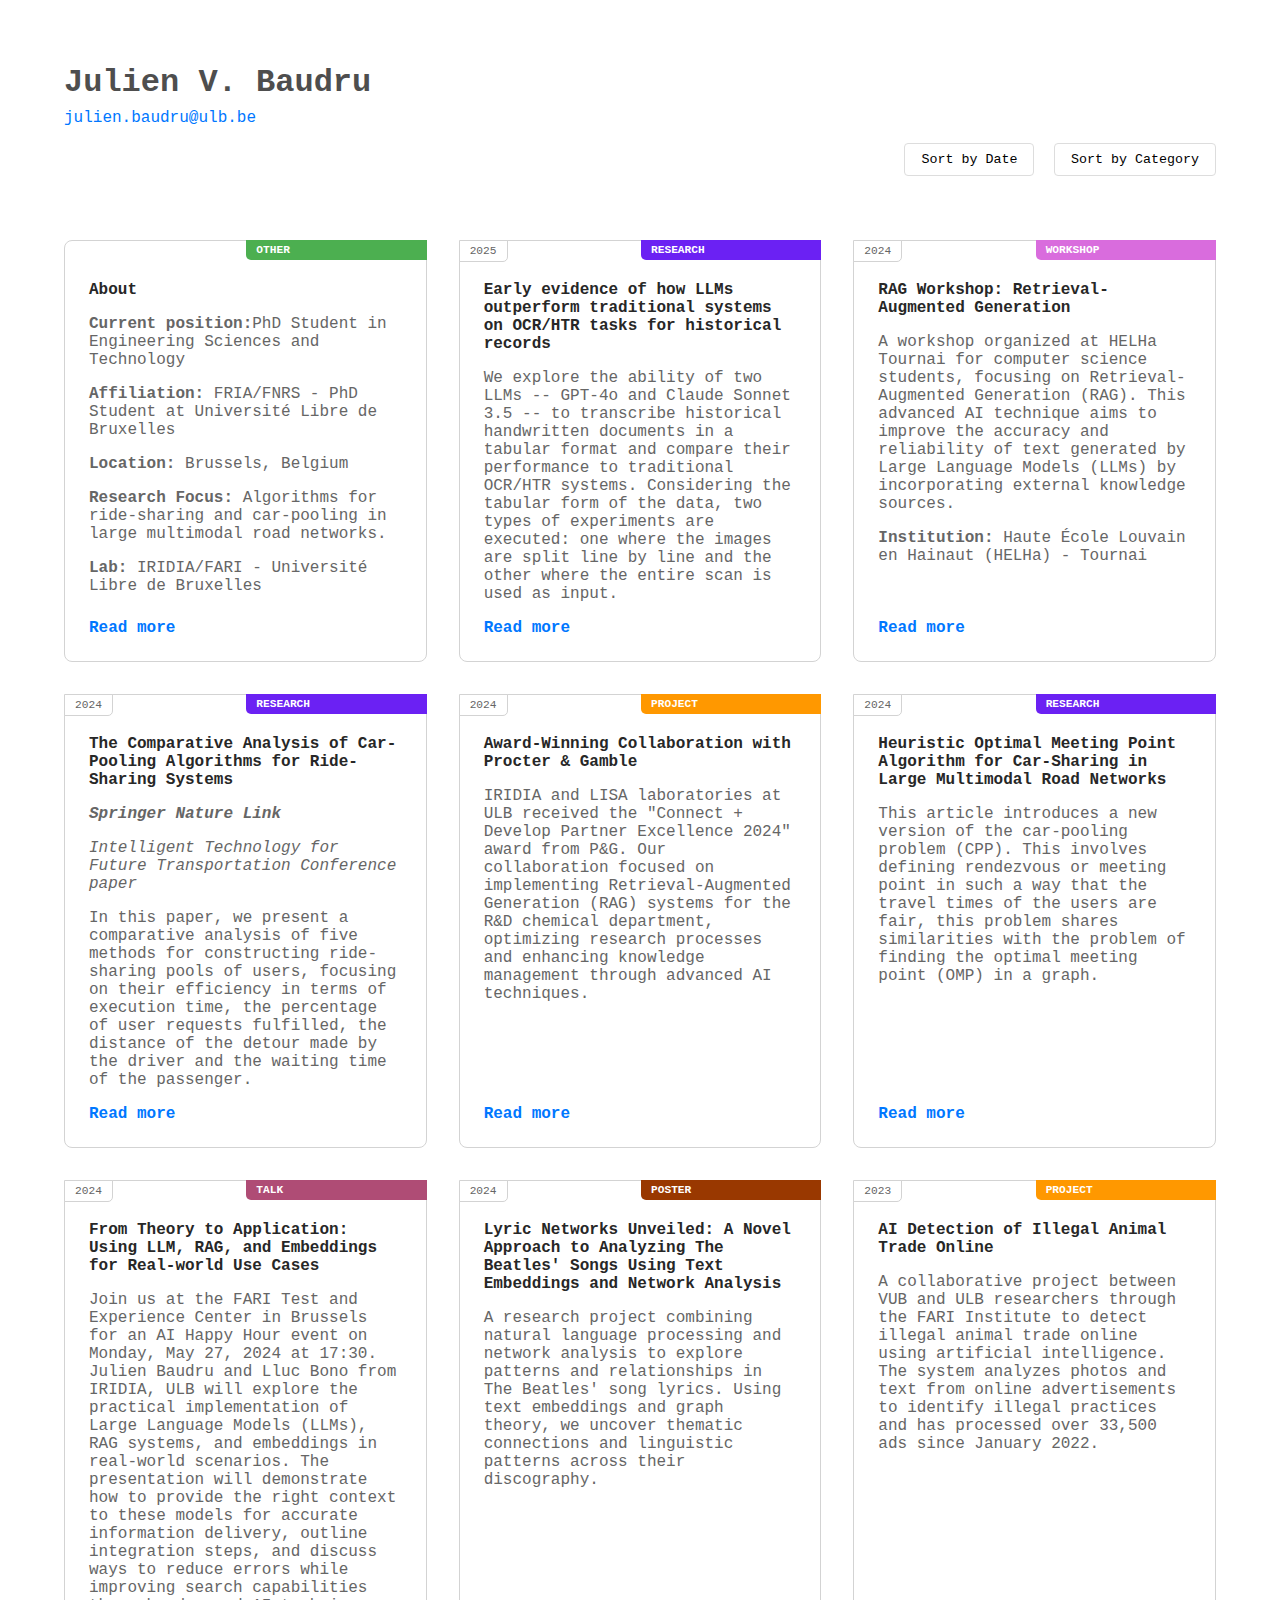
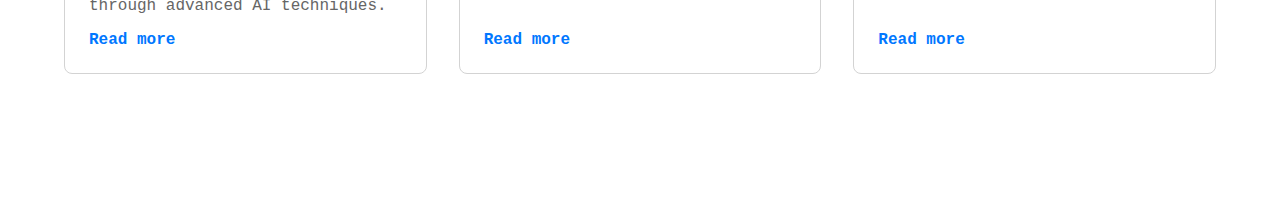
<file: index.html>
<!DOCTYPE html>
<html lang="en">

<head>
    <meta charset="UTF-8">
    <meta name="viewport" content="width=device-width, initial-scale=1.0">
    <title>Julien V. Baudru</title>
    <link rel="stylesheet" href="styles.css">
    <link rel="icon" href="data:image/svg+xml,<svg xmlns=%22http://www.w3.org/2000/svg%22 viewBox=%220 0 100 100%22><text y=%22.9em%22 font-size=%2290%22>🖥️</text></svg>">
    
</head>

<script>
    document.addEventListener('DOMContentLoaded', function() {
        const email = String.fromCharCode(106,117,108,105,101,110,46,98,97,117,100,114,117,64,117,108,98,46,98,101);
        document.querySelector('.protected-email').textContent = email;
    });
    document.addEventListener('contextmenu', event => event.preventDefault());
</script>


<script>
    function sortArticles(criterion) {
        const container = document.querySelector('.grid-container');
        const articles = Array.from(container.getElementsByClassName('blog-tile'));
        
        articles.sort((a, b) => {
            if (criterion === 'date') {
                const dateA = a.querySelector('.date')?.textContent || '0000';
                const dateB = b.querySelector('.date')?.textContent || '0000';
                return dateB.localeCompare(dateA);
            } else {
                const categoryA = a.querySelector('.category')?.textContent || '';
                const categoryB = b.querySelector('.category')?.textContent || '';
                return categoryA.localeCompare(categoryB);
            }
        });
        
        articles.forEach(article => container.appendChild(article));
    }
</script>

<script>
    function handleArticleClick(event) {
        // Ignore if clicking on a link or selecting text
        if (event.target.tagName === 'A' || window.getSelection().toString()) {
            return;
        }
        
        const article = event.currentTarget;
        const link = article.querySelector('a').href;
        window.open(link, '_blank');
    }
</script>

<body>
    <header>
        <h1>Julien V. Baudru</h1>
        <a href="#" class="protected-email" onmousedown="return false"></a>
    </header>
    <main>

        <div class="sort-controls">
            <button onclick="sortArticles('date')" class="sort-btn">Sort by Date</button>
            <button onclick="sortArticles('category')" class="sort-btn">Sort by Category</button>
        </div>
        <div class="grid-container">

            <article class="blog-tile"  onclick="handleArticleClick(event)">
                <span class="category about">OTHER</span>
                <h2>About</h2>
                <p><strong>Current position:</strong>PhD Student in Engineering Sciences and Technology</p>
                <p><strong>Affiliation:</strong> FRIA/FNRS - PhD Student at Université Libre de Bruxelles</p>
                <p><strong>Location:</strong> Brussels, Belgium</p>
                <p><strong>Research Focus:</strong> Algorithms for ride-sharing and car-pooling in large multimodal road networks.</p>
                <p><strong>Lab:</strong> IRIDIA/FARI - Université Libre de Bruxelles</p>
            
                <a href="https://www.linkedin.com/in/julien-baudru/" target="_blank" rel="noopener noreferrer">Read more</a>
            </article>

            <article class="blog-tile"  onclick="handleArticleClick(event)">
                <span class="date">2025</span>
                <span class="category research">Research</span>
                <h2>Early evidence of how LLMs outperform traditional systems on OCR/HTR tasks for historical records</h2>
                <p>We explore the ability of two LLMs -- GPT-4o and Claude Sonnet 3.5 -- to transcribe historical handwritten documents in a tabular format and compare their performance to traditional OCR/HTR systems. Considering the tabular form of the data, two types of experiments are executed: one where the images are split line by line and the other where the entire scan is used as input.</p>
                <a href="https://www.researchgate.net/publication/388232516_Early_evidence_of_how_LLMs_outperform_traditional_systems_on_OCRHTR_tasks_for_historical_records" target="_blank" rel="noopener noreferrer">Read more</a>
            </article>

            <article class="blog-tile"  onclick="handleArticleClick(event)">
                <span class="date">2024</span>
                <span class="category teaching">Workshop</span>
                <h2>RAG Workshop: Retrieval-Augmented Generation</h2>
                <p>A workshop organized at HELHa Tournai for computer science students, focusing on Retrieval-Augmented Generation (RAG). This advanced AI technique aims to improve the accuracy and reliability of text generated by Large Language Models (LLMs) by incorporating external knowledge sources.</p>
                <p><strong>Institution:</strong> Haute École Louvain en Hainaut (HELHa) - Tournai</p>
                <a href="https://github.com/jbaudru/HELHA-RAG-Workshop" target="_blank" rel="noopener noreferrer">Read more</a>
            </article>

            <article class="blog-tile"  onclick="handleArticleClick(event)">
                <span class="date">2024</span>
                <span class="category research">Research</span>
                <h2>The Comparative Analysis of Car-Pooling Algorithms for Ride-Sharing Systems</h2>
                <i><p><b>Springer Nature Link</b></p></i> 
                <i><p>Intelligent Technology for Future Transportation  Conference paper</p></i>
                <p>In this paper, we present a comparative analysis of five methods for constructing ride-sharing pools of users, focusing on their efficiency in terms of execution time, the percentage of user requests fulfilled, the distance of the detour made by the driver and the waiting time of the passenger.</p>
                <a href="https://link.springer.com/chapter/10.1007/978-3-031-84148-4_1" target="_blank" rel="noopener noreferrer">Read more</a>
            </article>


            <article class="blog-tile"  onclick="handleArticleClick(event)">
                <span class="date">2024</span>
                <span class="category projects">Project</span>
                <h2>Award-Winning Collaboration with Procter & Gamble</h2>
                <p>IRIDIA and LISA laboratories at ULB received the "Connect + Develop Partner Excellence 2024" award from P&G. Our collaboration focused on implementing Retrieval-Augmented Generation (RAG) systems for the R&D chemical department, optimizing research processes and enhancing knowledge management through advanced AI techniques.</p>
                <a href="https://actus.ulb.be/fr/actus/recherche/les-laboratoires-iridia-et-lisa-primes-pour-leur-collaboration-innovante-avec-procter-gamble" target="_blank" rel="noopener noreferrer">Read more</a>
            </article>

            <article class="blog-tile"  onclick="handleArticleClick(event)">
                <span class="date">2024</span>
                <span class="category research">Research</span>
                <h2>Heuristic Optimal Meeting Point Algorithm for Car-Sharing in Large Multimodal Road Networks</h2>
                <p>This article introduces a new version of the car-pooling problem (CPP). This involves defining rendezvous or meeting point in such a way that the travel times of the users are fair, this problem shares similarities with the problem of finding the optimal meeting point (OMP) in a graph.</p>
                <a href="https://www.scitepress.org/publishedPapers/2024/127191/pdf/index.html" target="_blank" rel="noopener noreferrer">Read more</a>
            </article>

            <article class="blog-tile" onclick="handleArticleClick(event)">
                <span class="date">2024</span>
                <span class="category talk">Talk</span>
                <h2>From Theory to Application: Using LLM, RAG, and Embeddings for Real-world Use Cases</h2>
                <p>Join us at the FARI Test and Experience Center in Brussels for an AI Happy Hour event on Monday, May 27, 2024 at 17:30. Julien Baudru and Lluc Bono from IRIDIA, ULB will explore the practical implementation of Large Language Models (LLMs), RAG systems, and embeddings in real-world scenarios. The presentation will demonstrate how to provide the right context to these models for accurate information delivery, outline integration steps, and discuss ways to reduce errors while improving search capabilities through advanced AI techniques.</p>
                <a href="https://www.fari.brussels/calendar/ai-happy-hour-may-2024" target="_blank" rel="noopener noreferrer">Read more</a>
            </article>

            <article class="blog-tile"  onclick="handleArticleClick(event)">
                <span class="date">2024</span>
                <span class="category poster">Poster</span>
                <h2>Lyric Networks Unveiled: A Novel Approach to Analyzing The Beatles' Songs Using Text Embeddings and Network Analysis</h2>
                <p>A research project combining natural language processing and network analysis to explore patterns and relationships in The Beatles' song lyrics. Using text embeddings and graph theory, we uncover thematic connections and linguistic patterns across their discography.</p>
                <a href="https://www.researchgate.net/publication/378793518_Lyric_Networks_Unveiled_A_Novel_Approach_to_Analyzing_The_Beatles'_Songs_Using_Text_Embeddings_and_Network_Analysis" target="_blank" rel="noopener noreferrer">Read more</a>
            </article>

            <article class="blog-tile"  onclick="handleArticleClick(event)">
                <span class="date">2023</span>
                <span class="category projects">Project</span>
                <h2>AI Detection of Illegal Animal Trade Online</h2>
                <p>A collaborative project between VUB and ULB researchers through the FARI Institute to detect illegal animal trade online using artificial intelligence. The system analyzes photos and text from online advertisements to identify illegal practices and has processed over 33,500 ads since January 2022.</p>
                <a href="https://www.rtbf.be/article/une-intelligence-artificielle-aide-a-detecter-le-commerce-illegal-d-animaux-sur-internet-11093461" target="_blank" rel="noopener noreferrer">Read more</a>
            </article>

        </div>
        <!-- Add more tiles as needed -->
    </main>
</body>
</html>
</file>
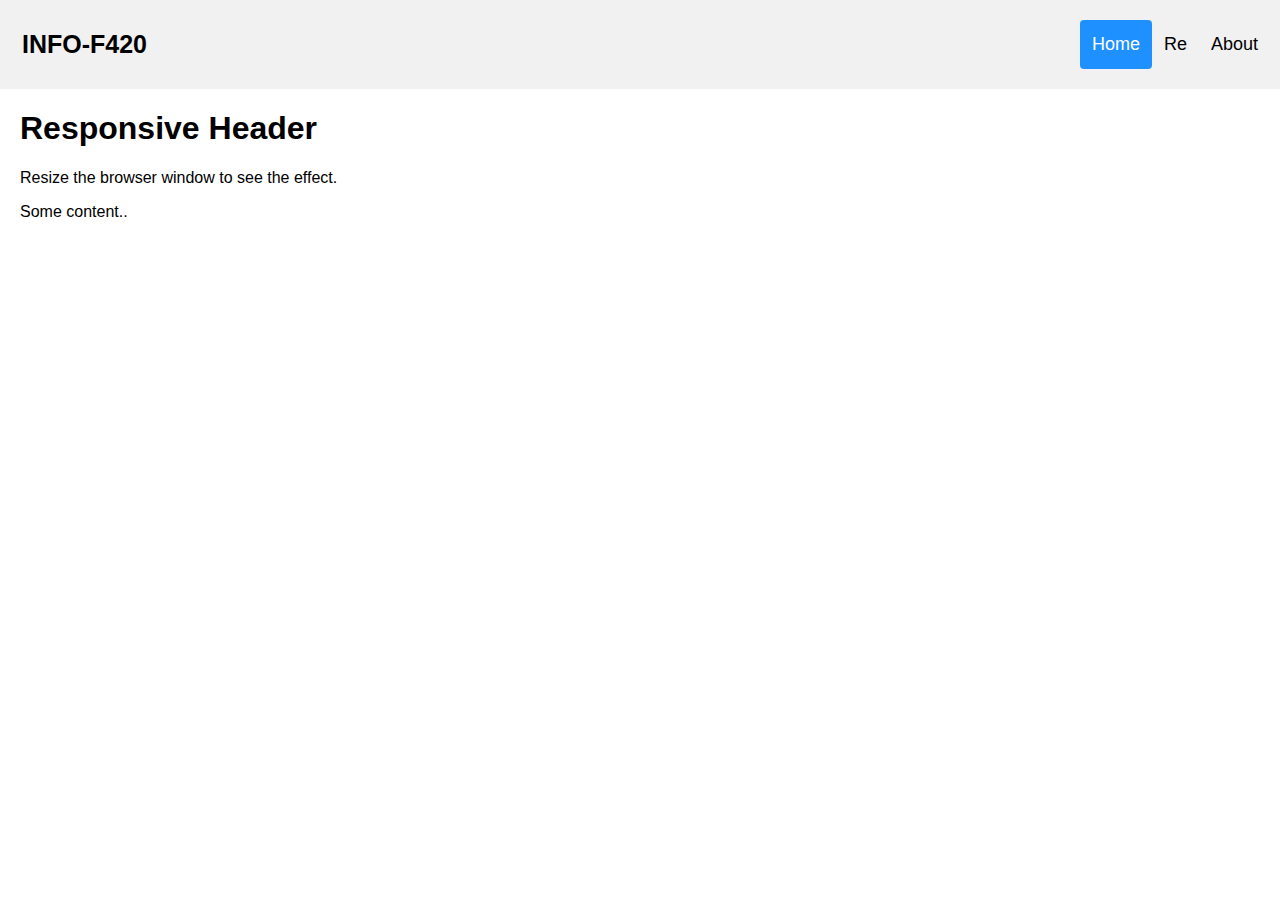
<file: chat_test/index.html>
<!DOCTYPE html>
<html>
<head>
<meta name="viewport" content="width=device-width, initial-scale=1">

<style>
* {box-sizing: border-box;}

body {
  margin: 0;
  font-family: Arial, Helvetica, sans-serif;
}

.header {
  overflow: hidden;
  background-color: #f1f1f1;
  padding: 20px 10px;
}

.header a {
  float: left;
  color: black;
  text-align: center;
  padding: 12px;
  text-decoration: none;
  font-size: 18px;
  line-height: 25px;
  border-radius: 4px;
}

.header a.logo {
  font-size: 25px;
  font-weight: bold;
}

.header a:hover {
  background-color: #ddd;
  color: black;
}

.header a.active {
  background-color: dodgerblue;
  color: white;
}

.header-right {
  float: right;
}

@media screen and (max-width: 500px) {
  .header a {
    float: none;
    display: block;
    text-align: left;
  }

  .header-right {
    float: none;
  }
}
</style>


</head>
<body>

<div class="header">
  <a href="#default" class="logo">INFO-F420</a>
  <div class="header-right">
    <a class="active" href="#home">Home</a>
    <a href="#contact">Re</a>
    <a href="#about">About</a>
  </div>
</div>

<div style="padding-left:20px">
  <h1>Responsive Header</h1>
  <p>Resize the browser window to see the effect.</p>
  <p>Some content..</p>
</div>

</body>
</html>
</file>
<file: styles.css>
* {
    margin: 0;
    padding: 0;
    box-sizing: border-box;
    font-family: Monaco, "Monaco", monospace;
}

body {
    background-color: white;
    font-family: Monaco, "Monaco", monospace;
}


header {
    background-color: white;
    padding-left: 4rem;
    padding-top: 4rem;
    margin-bottom: 1rem;
    text-align: left;
}

header h1 {
    color: #4e4e4e;
    font-size: 2rem;
    margin-bottom: 0.5rem;
}

.protected-email {
    user-select: none;
    -webkit-user-select: none;
    -moz-user-select: none;
    -ms-user-select: none;
    cursor: default;
    text-decoration: none;
    color: #0077ff;
}


.sort-controls {
    text-align: right;
    padding: 0rem 4rem;
}

.sort-btn {
    background: #fff;
    border: 1px solid #ddd;
    padding: 8px 16px;
    margin-left: 10px;
    border-radius: 4px;
    cursor: pointer;
    transition: all 0.3s ease;
}

.sort-btn:hover {
    background: #f5f5f5;
    border-color: #999;
}

.grid-container {
    display: grid;
    grid-template-columns: repeat(auto-fit, minmax(300px, 1fr));
    gap: 2rem;
    padding: 4rem;
}

.blog-tile {
    cursor: pointer;
    position: relative;
    background-color: white;
    border: 1px solid lightgrey;
    padding: 1.5rem;
    padding-top: 2.5rem;
    border-radius: 8px;
    transition: transform 0.2s;
    display: flex;
    flex-direction: column;
    min-height: 250px;
}


.blog-tile:hover {
    transform: translateY(-5px);
    box-shadow: 0 5px 15px rgba(0,0,0,0.1);
}

.blog-tile h2 {
    color: #272727;
    margin-bottom: 1rem;
    font-size: 1rem;
}

.blog-tile h3 {
    color: #575757;
    margin-bottom: 0.5rem;
}

.blog-tile p {
    color: #666;
    margin-bottom: 1rem;
}

.blog-tile a {
    margin-top: auto;
    color: #0077ff;
    text-decoration: none;
    font-weight: bold;
}

.blog-tile a:hover {
    text-decoration: underline;
}

@media (max-width: 600px) {
    .grid-container {
        grid-template-columns: 1fr;
        padding: 1.5rem;
    }

    .sort-controls {
        padding: 1.5rem;
    }

    header {
        padding-left: 1.5rem;
        padding-top: 2.5rem;
    }

    header h1 {
        font-size: 1.5rem;
    }
}

.category {
    position: absolute;
    width: 50%;
    top: -1px; 
    right: -1px;
    padding: 4px 10px;
    border-radius: 0 0 0 5px;
    font-size: 0.7rem;
    font-weight: bold;
    color: white;
    text-transform: uppercase;
}

.date {
    position: absolute;
    top: -1px;
    left: -1px;
    padding: 4px 10px;
    border-radius: 0 0 5px 0px;
    border: 1px solid lightgrey;
    font-size: 0.7rem;
    color: #666;
    background-color: white;
}

.category.about {
    background-color: #4CAF50;
}

.category.talk {
    background-color: #af4c75;
}

.category.research {
    background-color: #6b21f3;
}

.category.projects {
    background-color: #FF9800;
}

.category.teaching {
    background-color: #d96cdd;
}

.category.poster {
    background-color: #993800;
}

.category.blog {
    background-color: #0077ff;
}
</file>
